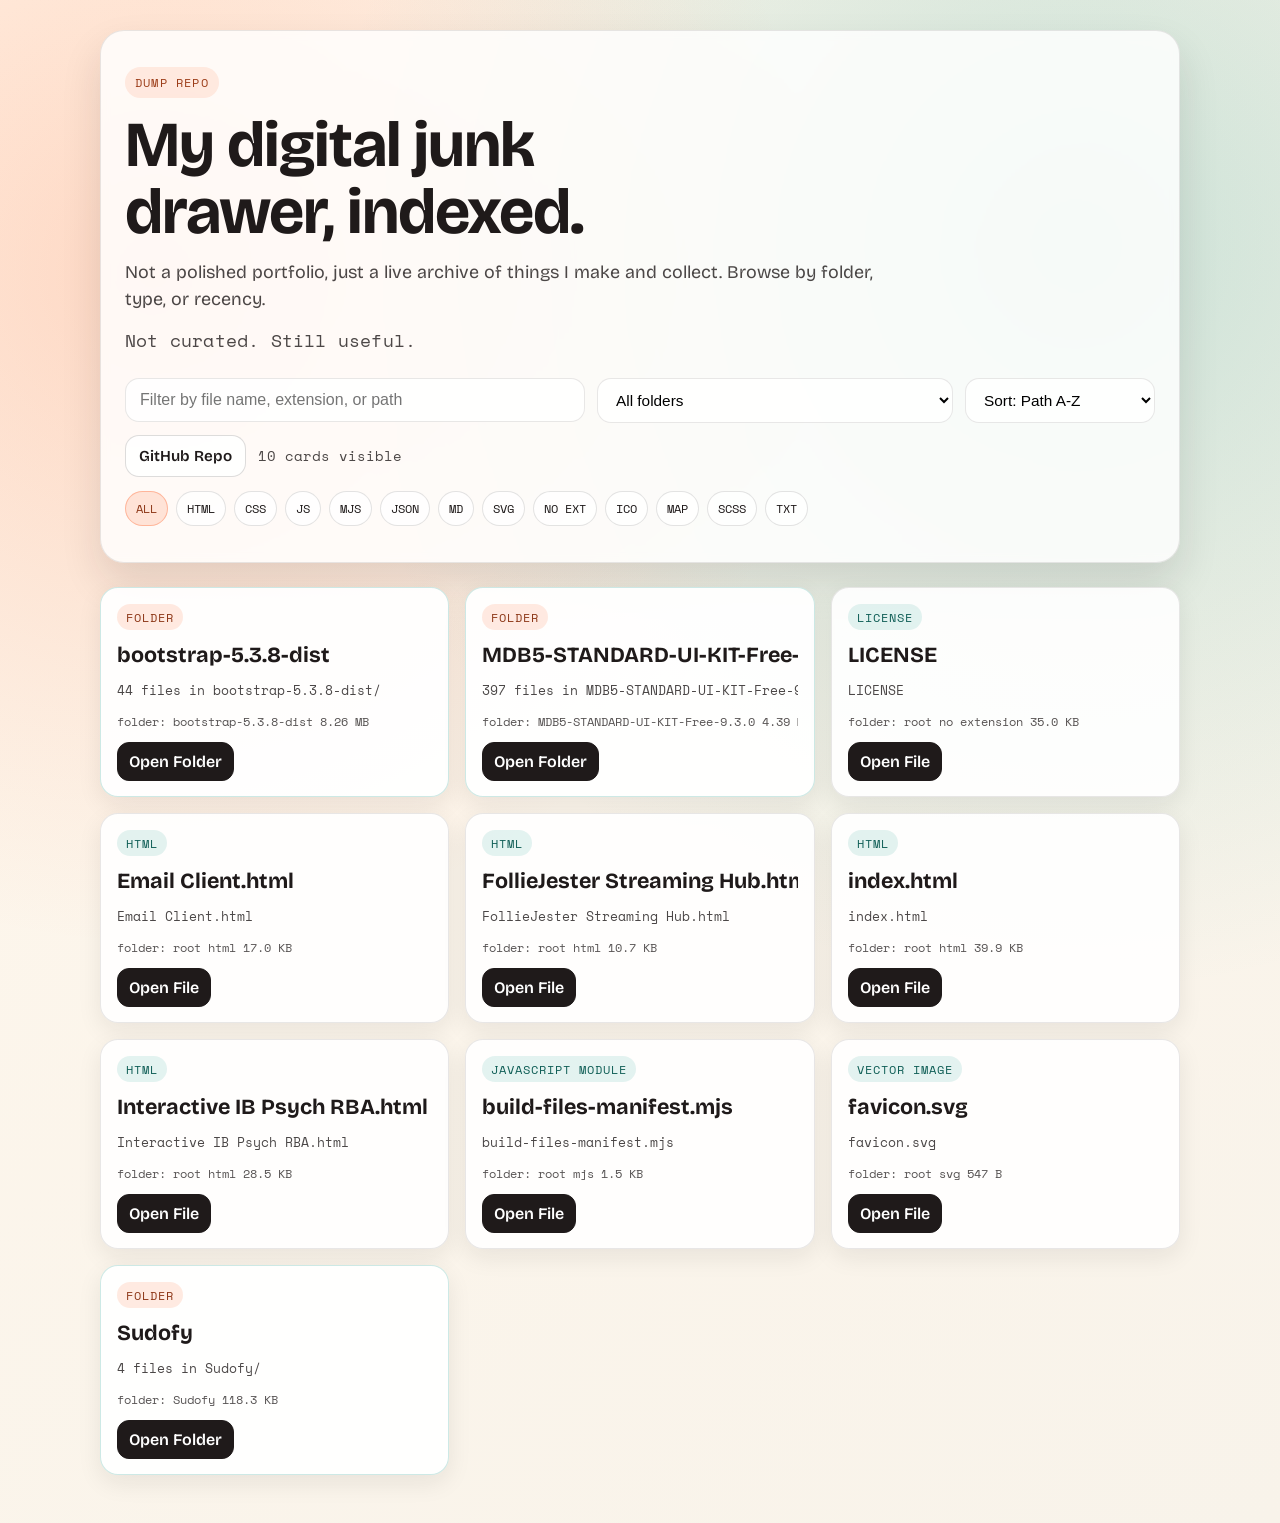
<file: index.html>
<!DOCTYPE html>
<html lang="en">
<head>
    <meta charset="UTF-8">
    <meta name="viewport" content="width=device-width, initial-scale=1.0">
    <title>Rexomi | Dump Repository Index</title>
    <link rel="icon" type="image/svg+xml" href="favicon.svg">
    <link rel="preconnect" href="https://fonts.googleapis.com">
    <link rel="preconnect" href="https://fonts.gstatic.com" crossorigin>
    <link href="https://fonts.googleapis.com/css2?family=Bricolage+Grotesque:wght@400;600;800&family=Space+Mono:wght@400;700&display=swap" rel="stylesheet">
    <style>
        :root {
            --ink: #1f1a1a;
            --paper: #fffaf3;
            --accent: #ff6b35;
            --accent-2: #1f9d8f;
            --card: rgba(255, 255, 255, 0.82);
            --ring: rgba(31, 26, 26, 0.1);
            --shadow: 0 20px 40px rgba(31, 26, 26, 0.12);
        }

        * {
            box-sizing: border-box;
            margin: 0;
            padding: 0;
        }

        body {
            min-height: 100vh;
            font-family: 'Bricolage Grotesque', sans-serif;
            color: var(--ink);
            background:
                radial-gradient(circle at 12% 18%, rgba(255, 107, 53, 0.22) 0%, rgba(255, 107, 53, 0) 40%),
                radial-gradient(circle at 84% 16%, rgba(31, 157, 143, 0.22) 0%, rgba(31, 157, 143, 0) 45%),
                linear-gradient(145deg, #fff7ec 0%, #f8f3ea 100%);
            overflow-x: hidden;
        }

        .grain {
            position: fixed;
            inset: 0;
            pointer-events: none;
            background-image: radial-gradient(rgba(31, 26, 26, 0.06) 0.6px, transparent 0.6px);
            background-size: 4px 4px;
            opacity: 0.3;
            z-index: 0;
        }

        .wrap {
            position: relative;
            z-index: 1;
            max-width: 1120px;
            margin: 0 auto;
            padding: 30px 20px 48px;
        }

        .hero {
            padding: 36px 24px;
            border: 1px solid var(--ring);
            border-radius: 24px;
            background: var(--card);
            backdrop-filter: blur(4px);
            box-shadow: var(--shadow);
            transform: translateY(12px);
            opacity: 0;
            animation: lift-in 700ms ease forwards;
        }

        .kicker {
            display: inline-block;
            font-family: 'Space Mono', monospace;
            text-transform: uppercase;
            letter-spacing: 1.2px;
            font-size: 0.78rem;
            padding: 6px 10px;
            background: rgba(255, 107, 53, 0.12);
            color: #9c3d19;
            border-radius: 999px;
        }

        h1 {
            margin-top: 14px;
            font-size: clamp(2rem, 6vw, 4rem);
            line-height: 1.04;
            letter-spacing: -1px;
            max-width: 14ch;
        }

        .hero p {
            margin-top: 14px;
            max-width: 65ch;
            font-size: clamp(0.98rem, 2vw, 1.12rem);
            line-height: 1.5;
            color: rgba(31, 26, 26, 0.8);
        }

        .tagline {
            margin-top: 10px;
            font-family: 'Space Mono', monospace;
            font-size: 0.84rem;
            letter-spacing: 0.2px;
            color: rgba(31, 26, 26, 0.68);
        }

        .toolbar {
            margin-top: 24px;
            display: flex;
            flex-wrap: wrap;
            gap: 12px;
            align-items: center;
        }

        .search {
            width: min(460px, 100%);
            border: 1px solid var(--ring);
            border-radius: 14px;
            padding: 12px 14px;
            font-size: 1rem;
            outline: none;
            background: rgba(255, 255, 255, 0.85);
            transition: border-color 180ms ease, box-shadow 180ms ease;
        }

        .search:focus {
            border-color: rgba(31, 157, 143, 0.65);
            box-shadow: 0 0 0 4px rgba(31, 157, 143, 0.15);
        }

        .meta {
            font-family: 'Space Mono', monospace;
            font-size: 0.85rem;
            opacity: 0.8;
        }

        .sort-filter {
            border: 1px solid var(--ring);
            border-radius: 14px;
            padding: 12px 14px;
            font-size: 0.96rem;
            outline: none;
            background: rgba(255, 255, 255, 0.85);
            min-width: 190px;
        }

        .sort-filter:focus {
            border-color: rgba(31, 157, 143, 0.65);
            box-shadow: 0 0 0 4px rgba(31, 157, 143, 0.15);
        }

        .folder-filter {
            border: 1px solid var(--ring);
            border-radius: 14px;
            padding: 12px 14px;
            font-size: 0.96rem;
            outline: none;
            background: rgba(255, 255, 255, 0.85);
            min-width: 180px;
            flex: 1 1 240px;
        }

        .folder-filter:focus {
            border-color: rgba(255, 107, 53, 0.65);
            box-shadow: 0 0 0 4px rgba(255, 107, 53, 0.15);
        }

        .repo-link {
            text-decoration: none;
            border: 1px solid rgba(31, 26, 26, 0.15);
            border-radius: 14px;
            padding: 11px 13px;
            font-size: 0.95rem;
            font-weight: 600;
            color: var(--ink);
            background: rgba(255, 255, 255, 0.85);
            transition: transform 160ms ease, box-shadow 160ms ease, background-color 160ms ease;
        }

        .repo-link:hover {
            transform: translateY(-2px);
            background: rgba(255, 107, 53, 0.14);
            box-shadow: 0 8px 18px rgba(31, 26, 26, 0.12);
        }

        .grid {
            margin-top: 24px;
            display: grid;
            grid-template-columns: repeat(12, 1fr);
            gap: 16px;
        }

        .type-chips {
            margin-top: 14px;
            display: flex;
            flex-wrap: wrap;
            gap: 8px;
        }

        .chip {
            border: 1px solid rgba(31, 26, 26, 0.12);
            background: rgba(255, 255, 255, 0.78);
            color: var(--ink);
            border-radius: 999px;
            padding: 7px 10px;
            font-size: 0.78rem;
            font-family: 'Space Mono', monospace;
            cursor: pointer;
            transition: transform 160ms ease, box-shadow 160ms ease, background-color 160ms ease;
        }

        .chip:hover {
            transform: translateY(-1px);
            box-shadow: 0 8px 18px rgba(31, 26, 26, 0.1);
        }

        .chip.active {
            background: rgba(255, 107, 53, 0.16);
            border-color: rgba(255, 107, 53, 0.38);
            color: #8d3717;
        }

        .card {
            grid-column: span 4;
            border-radius: 18px;
            border: 1px solid var(--ring);
            background: rgba(255, 255, 255, 0.9);
            box-shadow: 0 8px 24px rgba(31, 26, 26, 0.08);
            padding: 16px;
            display: flex;
            flex-direction: column;
            gap: 12px;
            height: 210px;
            overflow: hidden;
            transform: translateY(12px);
            opacity: 0;
            animation: lift-in 480ms ease forwards;
        }

        .card.hidden {
            display: none;
        }

        .card-type {
            font-family: 'Space Mono', monospace;
            font-size: 0.76rem;
            text-transform: uppercase;
            letter-spacing: 1px;
            width: fit-content;
            padding: 4px 9px;
            border-radius: 999px;
            background: rgba(31, 157, 143, 0.12);
            color: #0f5e56;
        }

        .card h2 {
            font-size: clamp(1.05rem, 2.6vw, 1.35rem);
            line-height: 1.25;
            word-break: break-word;
        }

        .project-card {
            grid-column: span 4;
            border-color: rgba(31, 157, 143, 0.22);
            background: rgba(255, 255, 255, 0.94);
            transition: transform 160ms ease, border-color 160ms ease, box-shadow 160ms ease;
        }

        .project-card:hover {
            border-color: rgba(31, 157, 143, 0.45);
            box-shadow: 0 12px 28px rgba(31, 26, 26, 0.12);
        }

        .project-card .card-type {
            background: rgba(255, 107, 53, 0.14);
            color: #8d3717;
        }

        .path {
            font-family: 'Space Mono', monospace;
            font-size: 0.8rem;
            opacity: 0.8;
            min-width: 0;
        }

        .facts {
            font-family: 'Space Mono', monospace;
            font-size: 0.76rem;
            opacity: 0.75;
            min-width: 0;
        }

        .swipe-line {
            display: block;
            max-width: 100%;
            overflow: hidden;
            white-space: nowrap;
        }

        .swipe-text {
            display: inline-block;
            min-width: max-content;
            will-change: transform;
        }

        .swipe-line.is-overflowing .swipe-text {
            animation: swipe-text var(--swipe-duration, 7s) ease-in-out 800ms infinite alternate;
        }

        @keyframes swipe-text {
            from {
                transform: translateX(0);
            }
            to {
                transform: translateX(calc(-1 * var(--swipe-distance, 0px)));
            }
        }

        .actions {
            margin-top: auto;
            display: flex;
            flex-wrap: wrap;
            gap: 10px;
        }

        .btn {
            text-decoration: none;
            border: 1px solid rgba(31, 26, 26, 0.15);
            border-radius: 12px;
            padding: 9px 11px;
            font: inherit;
            font-weight: 600;
            color: var(--ink);
            cursor: pointer;
            transition: transform 160ms ease, background-color 160ms ease, box-shadow 160ms ease;
        }

        .btn:hover {
            transform: translateY(-2px);
            box-shadow: 0 8px 18px rgba(31, 26, 26, 0.12);
        }

        .btn.primary {
            background: var(--ink);
            color: #fff;
            border-color: var(--ink);
        }

        .btn.primary:hover {
            background: #000;
        }

        .status {
            margin-top: 16px;
            padding: 12px;
            border-radius: 12px;
            border: 1px dashed var(--ring);
            font-family: 'Space Mono', monospace;
            font-size: 0.88rem;
            display: none;
        }

        .project-modal {
            position: fixed;
            inset: 0;
            z-index: 20;
            display: none;
            padding: 28px;
            background: rgba(255, 250, 243, 0.96);
            backdrop-filter: blur(8px);
        }

        .project-modal.open {
            display: block;
        }

        .project-modal-shell {
            height: 100%;
            max-width: 1120px;
            margin: 0 auto;
            display: flex;
            flex-direction: column;
            gap: 18px;
        }

        .project-modal-header {
            display: flex;
            align-items: flex-start;
            justify-content: space-between;
            gap: 16px;
            padding-bottom: 16px;
            border-bottom: 1px solid rgba(31, 26, 26, 0.12);
        }

        .project-modal-header h2 {
            font-size: clamp(1.8rem, 5vw, 3.4rem);
            line-height: 1.02;
        }

        .project-modal-meta {
            margin-top: 8px;
            font-family: 'Space Mono', monospace;
            font-size: 0.82rem;
            color: rgba(31, 26, 26, 0.68);
        }

        .modal-close {
            width: 44px;
            height: 44px;
            border: 1px solid rgba(31, 26, 26, 0.15);
            border-radius: 999px;
            color: var(--ink);
            background: rgba(255, 255, 255, 0.86);
            font-size: 1.6rem;
            line-height: 1;
            cursor: pointer;
            transition: transform 160ms ease, background-color 160ms ease;
        }

        .modal-close:hover {
            transform: translateY(-1px);
            background: rgba(255, 107, 53, 0.14);
        }

        .modal-search {
            width: 100%;
            border: 1px solid var(--ring);
            border-radius: 14px;
            padding: 12px 14px;
            font-size: 1rem;
            outline: none;
            background: rgba(255, 255, 255, 0.88);
        }

        .modal-file-list {
            display: grid;
            gap: 10px;
            overflow-y: auto;
            min-height: 0;
            padding-right: 6px;
            scrollbar-color: rgba(31, 157, 143, 0.55) rgba(31, 26, 26, 0.07);
            scrollbar-width: thin;
        }

        .modal-file-list::-webkit-scrollbar {
            width: 10px;
        }

        .modal-file-list::-webkit-scrollbar-track {
            border-radius: 999px;
            background: rgba(31, 26, 26, 0.07);
        }

        .modal-file-list::-webkit-scrollbar-thumb {
            border-radius: 999px;
            background: rgba(31, 157, 143, 0.5);
        }

        .modal-file {
            display: grid;
            grid-template-columns: minmax(0, 1fr) auto auto;
            align-items: center;
            gap: 14px;
            border: 1px solid rgba(31, 26, 26, 0.09);
            border-radius: 12px;
            padding: 12px 14px;
            color: var(--ink);
            background: rgba(255, 255, 255, 0.74);
            text-decoration: none;
            transition: background-color 160ms ease, transform 160ms ease, box-shadow 160ms ease;
        }

        .modal-file:hover {
            transform: translateY(-1px);
            background: rgba(31, 157, 143, 0.1);
            box-shadow: 0 8px 18px rgba(31, 26, 26, 0.08);
        }

        .modal-file-name {
            min-width: 0;
            overflow: hidden;
            text-overflow: ellipsis;
            white-space: nowrap;
            font-family: 'Space Mono', monospace;
            font-size: 0.88rem;
        }

        .modal-file-ext,
        .modal-file-size {
            font-family: 'Space Mono', monospace;
            font-size: 0.76rem;
            color: rgba(31, 26, 26, 0.62);
            text-transform: uppercase;
        }

        .modal-empty {
            padding: 16px;
            border: 1px dashed var(--ring);
            border-radius: 12px;
            font-family: 'Space Mono', monospace;
            font-size: 0.88rem;
            color: rgba(31, 26, 26, 0.68);
        }

        footer {
            margin-top: 24px;
            text-align: center;
            font-family: 'Space Mono', monospace;
            font-size: 0.8rem;
            opacity: 0.75;
        }

        @keyframes lift-in {
            from {
                transform: translateY(12px);
                opacity: 0;
            }
            to {
                transform: translateY(0);
                opacity: 1;
            }
        }

        @media (max-width: 980px) {
            .card {
                grid-column: span 6;
            }

            .project-card {
                grid-column: span 6;
            }
        }

        @media (max-width: 640px) {
            .wrap {
                padding: 18px 14px 34px;
            }

            .hero {
                padding: 24px 16px;
            }

            .card {
                grid-column: span 12;
            }

            .project-modal {
                padding: 18px 14px;
            }

            .modal-file {
                grid-template-columns: minmax(0, 1fr) auto;
            }

            .modal-file-size {
                display: none;
            }
        }
    </style>
</head>
<body>
    <div class="grain"></div>
    <div class="wrap">
        <header class="hero">
            <span class="kicker">Dump Repo</span>
            <h1>My digital junk drawer, indexed.</h1>
            <p>Not a polished portfolio, just a live archive of things I make and collect. Browse by folder, type, or recency.</p>
            <p class="tagline">Not curated. Still useful.</p>
            <div class="toolbar">
                <input id="search" class="search" type="search" placeholder="Filter by file name, extension, or path" aria-label="Filter content">
                <select id="folderFilter" class="folder-filter" aria-label="Filter by folder">
                    <option value="all">All folders</option>
                </select>
                <select id="sortFilter" class="sort-filter" aria-label="Sort files">
                    <option value="path-asc">Sort: Path A-Z</option>
                    <option value="name-asc">Sort: Name A-Z</option>
                    <option value="date-desc">Sort: Newest First</option>
                    <option value="size-desc">Sort: Largest First</option>
                    <option value="type-asc">Sort: Type A-Z</option>
                </select>
                <a class="repo-link" href="https://github.com/folliejester/dump" target="_blank" rel="noopener noreferrer">GitHub Repo</a>
                <span id="count" class="meta"></span>
            </div>
            <div id="typeChips" class="type-chips"></div>
        </header>

        <main class="grid" id="cards"></main>
        <div id="status" class="status"></div>

    </div>

    <div id="projectModal" class="project-modal" role="dialog" aria-modal="true" aria-labelledby="projectModalTitle" aria-hidden="true">
        <div class="project-modal-shell">
            <header class="project-modal-header">
                <div>
                    <span class="kicker">Folder</span>
                    <h2 id="projectModalTitle">Folder</h2>
                    <p id="projectModalMeta" class="project-modal-meta"></p>
                </div>
                <button id="projectModalClose" class="modal-close" type="button" aria-label="Close folder list">&times;</button>
            </header>
            <input id="projectModalSearch" class="modal-search" type="search" placeholder="Filter this folder" aria-label="Filter folder files">
            <div id="projectModalFiles" class="modal-file-list"></div>
        </div>
    </div>

    <script>
        const search = document.getElementById('search');
        const cardsRoot = document.getElementById('cards');
        const count = document.getElementById('count');
        const status = document.getElementById('status');
        const folderFilter = document.getElementById('folderFilter');
        const sortFilter = document.getElementById('sortFilter');
        const typeChips = document.getElementById('typeChips');
        const projectModal = document.getElementById('projectModal');
        const projectModalTitle = document.getElementById('projectModalTitle');
        const projectModalMeta = document.getElementById('projectModalMeta');
        const projectModalFiles = document.getElementById('projectModalFiles');
        const projectModalSearch = document.getElementById('projectModalSearch');
        const projectModalClose = document.getElementById('projectModalClose');
        let cards = [];
        let loadedFiles = [];
        let cardItems = [];
        let activeProject = null;
        let selectedType = 'all';

        function formatBytes(bytes) {
            if (typeof bytes !== 'number' || Number.isNaN(bytes)) return 'unknown size';
            if (bytes < 1024) return `${bytes} B`;
            if (bytes < 1024 * 1024) return `${(bytes / 1024).toFixed(1)} KB`;
            return `${(bytes / (1024 * 1024)).toFixed(2)} MB`;
        }

        function categoryFromExt(ext) {
            const map = {
                // Folder
                folder: 'Folder',
                        
                // Web / Frontend
                html: 'HTML',
                htm: 'HTML',
                css: 'CSS',
                scss: 'Sass',
                sass: 'Sass',
                less: 'Less',
                js: 'JavaScript',
                mjs: 'JavaScript Module',
                cjs: 'CommonJS',
                ts: 'TypeScript',
                jsx: 'React JSX',
                tsx: 'React TSX',
                vue: 'Vue',
                svelte: 'Svelte',
                        
                // Backend / General Code
                py: 'Python',
                java: 'Java',
                class: 'Java Bytecode',
                jar: 'Java Archive',
                c: 'C',
                h: 'C Header',
                cpp: 'C++',
                hpp: 'C++ Header',
                cs: 'C#',
                go: 'Go',
                rs: 'Rust',
                php: 'PHP',
                rb: 'Ruby',
                swift: 'Swift',
                kt: 'Kotlin',
                dart: 'Dart',
                scala: 'Scala',
                        
                // Shell / Scripts
                sh: 'Shell Script',
                bash: 'Bash Script',
                zsh: 'Zsh Script',
                fish: 'Fish Script',
                ps1: 'PowerShell',
                bat: 'Batch Script',
                cmd: 'Command Script',
                        
                // Data / Config
                json: 'JSON',
                jsonc: 'JSONC',
                yaml: 'YAML',
                yml: 'YAML',
                xml: 'XML',
                toml: 'TOML',
                ini: 'INI',
                conf: 'Config',
                config: 'Config',
                env: 'Environment',
                properties: 'Properties',
                        
                // Docs
                md: 'Markdown',
                txt: 'Text',
                rtf: 'Rich Text',
                pdf: 'PDF',
                doc: 'Word',
                docx: 'Word',
                odt: 'OpenDocument Text',
                xls: 'Excel',
                xlsx: 'Excel',
                ods: 'OpenDocument Spreadsheet',
                ppt: 'PowerPoint',
                pptx: 'PowerPoint',
                odp: 'OpenDocument Presentation',
                        
                // Images
                png: 'Image',
                jpg: 'Image',
                jpeg: 'Image',
                gif: 'Image',
                svg: 'Vector Image',
                webp: 'Image',
                bmp: 'Bitmap',
                tiff: 'TIFF',
                ico: 'Icon',
                avif: 'Image',
                heic: 'Image',
                        
                // Audio
                mp3: 'Audio',
                wav: 'Audio',
                ogg: 'Audio',
                flac: 'Audio',
                aac: 'Audio',
                m4a: 'Audio',
                        
                // Video
                mp4: 'Video',
                mkv: 'Video',
                avi: 'Video',
                mov: 'Video',
                webm: 'Video',
                flv: 'Video',
                        
                // Archives
                zip: 'Archive',
                rar: 'Archive',
                '7z': 'Archive',
                tar: 'Archive',
                gz: 'Gzip',
                bz2: 'Bzip2',
                xz: 'XZ',
                iso: 'Disk Image',
                        
                // Databases
                db: 'Database',
                sqlite: 'SQLite',
                sqlite3: 'SQLite',
                sql: 'SQL',
                        
                // Fonts
                ttf: 'Font',
                otf: 'Font',
                woff: 'Font',
                woff2: 'Font',
                        
                // Dev / Tooling
                dockerfile: 'Docker',
                makefile: 'Makefile',
                gradle: 'Gradle',
                npmignore: 'NPM Config',
                gitignore: 'Git Config',
                gitattributes: 'Git Config',
                lock: 'Lock File',
                        
                // Logs / Misc
                log: 'Log',
                tmp: 'Temp',
                bak: 'Backup',
                cache: 'Cache',
                dat: 'Data',
                bin: 'Binary',
                        
                // Special
                license: 'License',
                readme: 'Readme'
            };
            return map[ext] || 'File';
        }

        function escapeHtml(value) {
            return String(value || '').replace(/[&<>"']/g, (character) => ({
                '&': '&amp;',
                '<': '&lt;',
                '>': '&gt;',
                '"': '&quot;',
                "'": '&#39;'
            }[character]));
        }

        function swipeLine(value) {
            return `<span class="swipe-line"><span class="swipe-text">${escapeHtml(value)}</span></span>`;
        }

        function pathToHref(filePath) {
            return String(filePath || '').split('/').map((segment) => encodeURIComponent(segment)).join('/');
        }

        function getProjectFolder(file) {
            const filePath = file.path || '';
            if (!filePath.includes('/')) return 'root';
            return filePath.split('/')[0] || 'root';
        }

        function getTypeKeys(files) {
            return [...new Set(files.map((file) => ((file.ext || '').toLowerCase() || 'none')))].sort((a, b) => a.localeCompare(b));
        }

        function getProjectFileLabel(project, file) {
            const prefix = `${project.folder}/`;
            return file.path.startsWith(prefix) ? file.path.slice(prefix.length) : file.path;
        }

        function pickProjectEntry(files) {
            const sorted = [...files].sort((a, b) => a.path.localeCompare(b.path));
            const htmlFiles = sorted.filter((file) => ['html', 'htm'].includes((file.ext || '').toLowerCase()));
            const preferred = htmlFiles.find((file) => file.name.toLowerCase() === 'index.html');
            return preferred || htmlFiles[0] || sorted[0];
        }

        function groupFilesIntoCards(files) {
            const rootCards = [];
            const projectMap = new Map();

            files.forEach((file) => {
                const projectFolder = getProjectFolder(file);

                if (projectFolder === 'root') {
                    rootCards.push({
                        ...file,
                        kind: 'file',
                        files: [file],
                        typeKeys: [((file.ext || '').toLowerCase() || 'none')]
                    });
                    return;
                }

                if (!projectMap.has(projectFolder)) {
                    projectMap.set(projectFolder, {
                        kind: 'project',
                        name: projectFolder,
                        path: `${projectFolder}/`,
                        folder: projectFolder,
                        ext: 'folder',
                        size: 0,
                        files: []
                    });
                }

                const project = projectMap.get(projectFolder);
                project.files.push(file);
                project.size += file.size || 0;
            });

            const projectCards = [...projectMap.values()].map((project) => {
                const filesInProject = [...project.files].sort((a, b) => a.path.localeCompare(b.path));
                const entry = pickProjectEntry(filesInProject);

                return {
                    ...project,
                    files: filesInProject,
                    entry,
                    typeKeys: getTypeKeys(filesInProject)
                };
            });

            return [...rootCards, ...projectCards];
        }

        function createCard(file, index) {
            if (file.kind === 'project') return createProjectCard(file, index);

            const article = document.createElement('article');
            article.className = 'card';
            article.style.animationDelay = `${Math.min(index * 45, 450)}ms`;

            const ext = (file.ext || '').toLowerCase();
            const category = categoryFromExt(ext || file.name.toLowerCase());
            const href = pathToHref(file.path);
            const folder = file.folder || 'root';
            const tags = `${file.name} ${file.path} ${folder} ${ext} ${category}`.toLowerCase();
            const typeKey = ext || 'none';

            article.dataset.tags = tags;
            article.dataset.folder = folder;
            article.dataset.type = typeKey;
            article.dataset.types = typeKey;
            article.innerHTML = `
                <span class="card-type">${escapeHtml(category)}</span>
                <h2>${swipeLine(file.name)}</h2>
                <p class="path">${swipeLine(file.path)}</p>
                <div class="facts">
                    ${swipeLine(`folder: ${folder} ${ext || 'no extension'} ${formatBytes(file.size)}`)}
                </div>
                <div class="actions">
                    <a class="btn primary" href="${href}" target="_blank" rel="noopener noreferrer">Open File</a>
                </div>
            `;

            return article;
        }

        function createProjectCard(project, index) {
            const article = document.createElement('article');
            article.className = 'card project-card';
            article.style.animationDelay = `${Math.min(index * 45, 450)}ms`;

            const typeKeys = project.typeKeys || getTypeKeys(project.files);
            const tags = [
                project.name,
                project.path,
                project.folder,
                'project',
                ...project.files.flatMap((file) => [file.name, file.path, file.ext || 'none'])
            ].join(' ').toLowerCase();

            article.dataset.tags = tags;
            article.dataset.folder = project.folder;
            article.dataset.type = 'folder';
            article.dataset.types = typeKeys.join(' ');
            article.innerHTML = `
                <span class="card-type">Folder</span>
                <h2>${swipeLine(project.name)}</h2>
                <p class="path">${swipeLine(`${project.files.length} file${project.files.length === 1 ? '' : 's'} in ${project.path}`)}</p>
                <div class="facts">
                    ${swipeLine(`folder: ${project.folder} ${formatBytes(project.size)}`)}
                </div>
                <div class="actions">
                    <button class="btn primary" type="button">Open Folder</button>
                </div>
            `;
            article.querySelector('button').addEventListener('click', () => openProjectModal(project));

            return article;
        }

        function renderProjectModalFiles(project, query = '') {
            const normalizedQuery = query.toLowerCase().trim();
            const files = project.files.filter((file) => {
                const label = getProjectFileLabel(project, file);
                const tags = `${label} ${file.name} ${file.path} ${file.ext || 'none'}`.toLowerCase();
                return tags.includes(normalizedQuery);
            });

            if (files.length === 0) {
                projectModalFiles.innerHTML = '<p class="modal-empty">No files match this filter.</p>';
                return;
            }

            projectModalFiles.innerHTML = files.map((file) => {
                const label = getProjectFileLabel(project, file);
                return `
                    <a class="modal-file" href="${pathToHref(file.path)}" target="_blank" rel="noopener noreferrer">
                        <span class="modal-file-name">${escapeHtml(label)}</span>
                        <span class="modal-file-ext">${escapeHtml(file.ext || 'file')}</span>
                        <span class="modal-file-size">${formatBytes(file.size)}</span>
                    </a>
                `;
            }).join('');
        }

        function openProjectModal(project) {
            activeProject = project;
            projectModalTitle.textContent = project.name;
            projectModalMeta.textContent = `${project.files.length} file${project.files.length === 1 ? '' : 's'} in ${project.path} - ${formatBytes(project.size)}`;
            projectModalSearch.value = '';
            renderProjectModalFiles(project);
            projectModal.classList.add('open');
            projectModal.setAttribute('aria-hidden', 'false');
            document.body.style.overflow = 'hidden';
            projectModalSearch.focus();
        }

        function closeProjectModal() {
            activeProject = null;
            projectModal.classList.remove('open');
            projectModal.setAttribute('aria-hidden', 'true');
            document.body.style.overflow = '';
        }

        function refreshSwipingText(scope = document) {
            scope.querySelectorAll('.swipe-line').forEach((line) => {
                const text = line.querySelector('.swipe-text');
                if (!text) return;

                line.classList.remove('is-overflowing');
                line.style.removeProperty('--swipe-distance');
                line.style.removeProperty('--swipe-duration');

                const distance = Math.ceil(text.scrollWidth - line.clientWidth);
                if (distance <= 2) return;

                line.style.setProperty('--swipe-distance', `${distance}px`);
                line.style.setProperty('--swipe-duration', `${Math.min(Math.max(distance / 18, 5), 12)}s`);
                line.classList.add('is-overflowing');
            });
        }

        function updateFilter() {
            const query = search.value.toLowerCase().trim();
            const selectedFolder = folderFilter.value;
            let visible = 0;

            cards.forEach((card) => {
                const queryMatch = card.dataset.tags.includes(query);
                const folderMatch = selectedFolder === 'all' || card.dataset.folder === selectedFolder;
                const typeMatch = selectedType === 'all' || (card.dataset.types || card.dataset.type || '').split(' ').includes(selectedType);
                const show = queryMatch && folderMatch && typeMatch;
                card.classList.toggle('hidden', !show);
                if (show) visible += 1;
            });

            count.textContent = `${visible} card${visible === 1 ? '' : 's'} visible`;
            if (visible === 0) {
                status.style.display = 'block';
                status.textContent = 'No matches found. Try a different filter.';
            } else if (status.dataset.mode === 'filter') {
                status.style.display = 'none';
            }
            status.dataset.mode = visible === 0 ? 'filter' : '';
            requestAnimationFrame(() => refreshSwipingText(cardsRoot));
        }

        function sortFiles(files, mode) {
            return [...files].sort((a, b) => {
                if (mode === 'name-asc') {
                    return a.name.localeCompare(b.name);
                }

                if (mode === 'date-desc') {
                    return new Date(b.modified).getTime() - new Date(a.modified).getTime();
                }

                if (mode === 'size-desc') {
                    return (b.size || 0) - (a.size || 0);
                }

                if (mode === 'type-asc') {
                    const extA = (a.ext || '').toLowerCase();
                    const extB = (b.ext || '').toLowerCase();
                    if (extA !== extB) return extA.localeCompare(extB);
                    return a.path.localeCompare(b.path);
                }

                const folderA = (a.folder || 'root').toLowerCase();
                const folderB = (b.folder || 'root').toLowerCase();
                if (folderA !== folderB) return folderA.localeCompare(folderB);
                const extA = (a.ext || '').toLowerCase();
                const extB = (b.ext || '').toLowerCase();
                if (extA !== extB) return extA.localeCompare(extB);
                return a.path.localeCompare(b.path);
            });
        }

        function hydrateTypeChips(files) {
            const typeSet = new Set(files.map((file) => ((file.ext || '').toLowerCase() || 'none')));
            const preferred = ['all', 'html', 'css', 'js', 'mjs', 'json', 'md', 'svg', 'none'];
            const dynamic = [...typeSet].sort((a, b) => a.localeCompare(b));
            const order = [...new Set([...preferred, ...dynamic])];

            typeChips.innerHTML = '';
            order.forEach((type) => {
                if (type !== 'all' && !typeSet.has(type)) return;

                const chip = document.createElement('button');
                chip.type = 'button';
                chip.className = `chip${type === selectedType ? ' active' : ''}`;
                chip.dataset.type = type;
                chip.textContent = type === 'none' ? 'NO EXT' : type.toUpperCase();
                chip.addEventListener('click', () => {
                    selectedType = type;
                    document.querySelectorAll('.chip').forEach((node) => node.classList.remove('active'));
                    chip.classList.add('active');
                    updateFilter();
                });
                typeChips.appendChild(chip);
            });
        }

        function renderCards() {
            const sorted = sortFiles(cardItems, sortFilter.value);
            cardsRoot.innerHTML = '';
            cards = sorted.map((file, index) => createCard(file, index));
            cards.forEach((card) => cardsRoot.appendChild(card));
            updateFilter();
        }

        function hydrateFolderFilter(files) {
            const folderSet = new Set(files.map((file) => file.folder || 'root'));
            const folders = [...folderSet].sort((a, b) => a.localeCompare(b));

            folderFilter.innerHTML = '<option value="all">All folders</option>';
            folders.forEach((folder) => {
                const option = document.createElement('option');
                option.value = folder;
                option.textContent = folder;
                folderFilter.appendChild(option);
            });
        }

        async function loadManifest() {
            try {
                const response = await fetch('files.json', { cache: 'no-store' });
                if (!response.ok) throw new Error('manifest not found');
                const manifest = await response.json();
                loadedFiles = (manifest.files || []).filter((f) => f.path !== 'files.json');
                cardItems = groupFilesIntoCards(loadedFiles);

                hydrateFolderFilter(cardItems);
                hydrateTypeChips(loadedFiles);
                renderCards();

                search.addEventListener('input', updateFilter);
                folderFilter.addEventListener('change', updateFilter);
                sortFilter.addEventListener('change', renderCards);

            } catch (error) {
                status.style.display = 'block';
                status.textContent = 'Could not load files.json. Run node build-files-manifest.mjs to generate it.';
                count.textContent = '0 items visible';
            }
        }

        projectModalClose.addEventListener('click', closeProjectModal);
        projectModal.addEventListener('click', (event) => {
            if (event.target === projectModal) closeProjectModal();
        });
        projectModalSearch.addEventListener('input', () => {
            if (activeProject) renderProjectModalFiles(activeProject, projectModalSearch.value);
        });
        window.addEventListener('resize', () => refreshSwipingText(cardsRoot));
        if (document.fonts) {
            document.fonts.ready.then(() => refreshSwipingText(cardsRoot));
        }
        document.addEventListener('keydown', (event) => {
            if (event.key === 'Escape' && projectModal.classList.contains('open')) {
                closeProjectModal();
            }
        });

        loadManifest();
    </script>
</body>
</html>
</file>
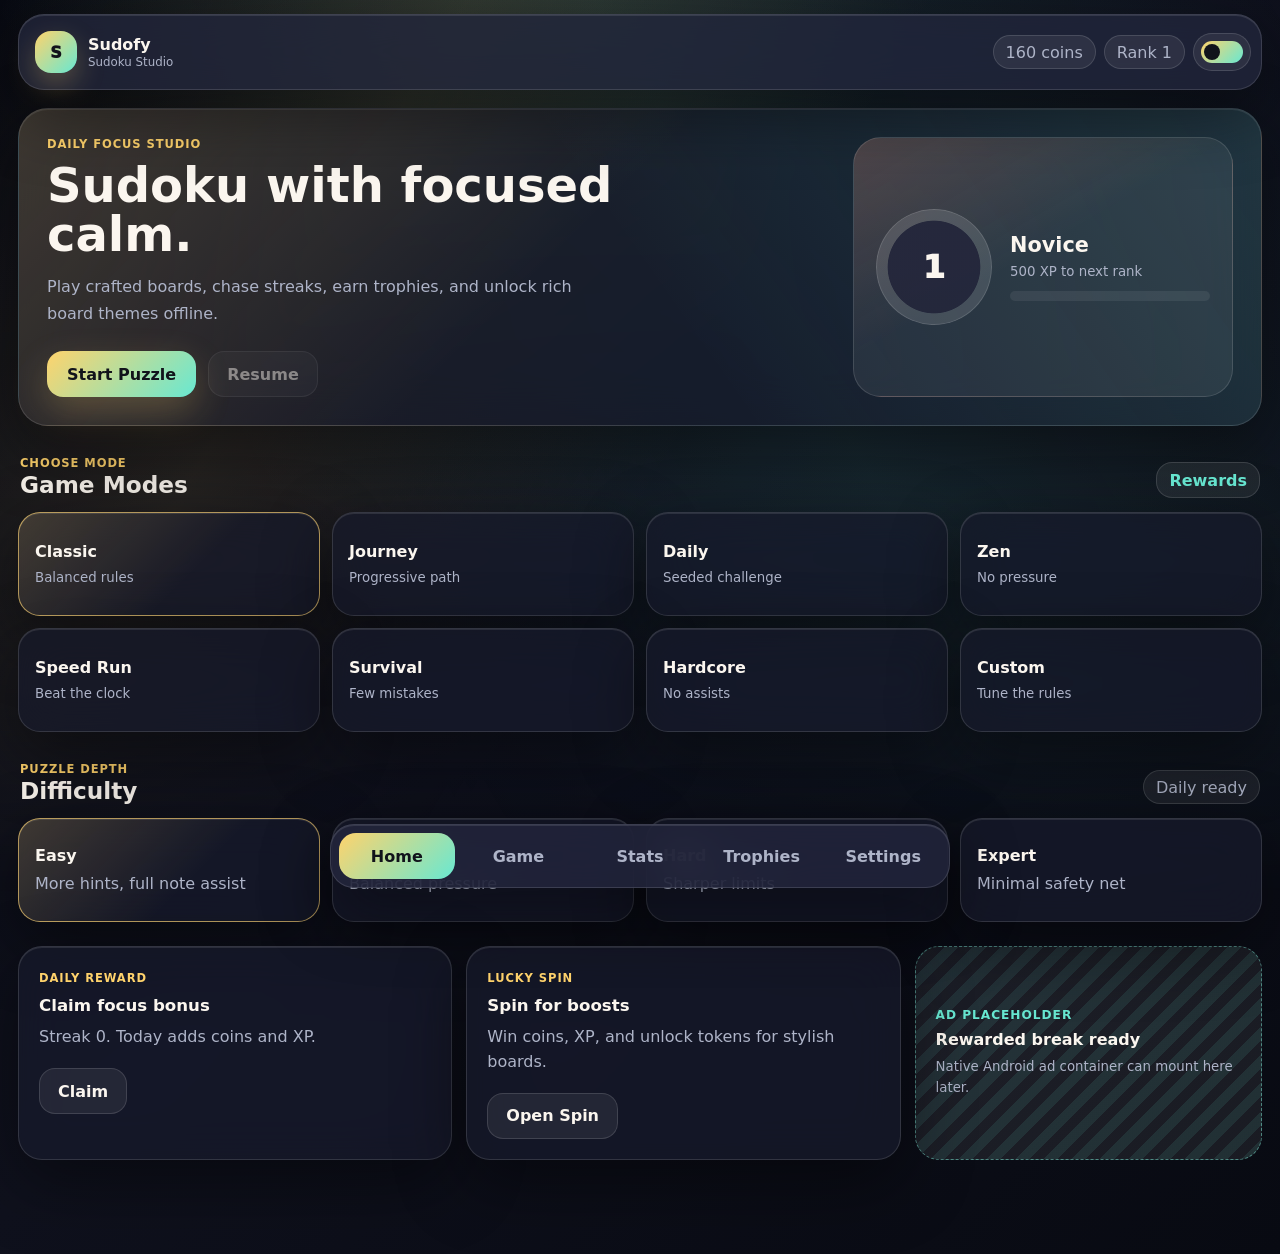
<file: Sudofy/index.html>
<!DOCTYPE html>
<html lang="en" data-theme="dark" data-skin="royal">
<head>
  <meta charset="UTF-8">
  <meta name="viewport" content="width=device-width, initial-scale=1.0, viewport-fit=cover">
  <meta name="theme-color" content="#0b0d18">
  <title>Sudofy Sudoku</title>
  <link rel="stylesheet" href="style.css">
</head>
<body>
  <div class="app-shell">
    <div class="backdrop-texture" aria-hidden="true"></div>

    <header class="top-bar">
      <button class="brand-button" data-nav="home" aria-label="Sudofy home">
        <span class="brand-mark">S</span>
        <span>
          <strong>Sudofy</strong>
          <small>Sudoku Studio</small>
        </span>
      </button>

      <div class="top-status">
        <span class="status-pill" id="coinPill">0 coins</span>
        <span class="status-pill" id="rankPill">Rank 1</span>
        <button class="theme-switch" id="themeToggle" aria-label="Switch theme">
          <span class="theme-switch-track">
            <span class="theme-switch-knob"></span>
          </span>
        </button>
      </div>
    </header>

    <main class="screen-stack">
      <section class="screen active" id="homeScreen" data-screen="home">
        <div class="hero-panel">
          <div class="hero-copy">
            <span class="eyebrow">Daily focus studio</span>
            <h1>Sudoku with focused calm.</h1>
            <p>Play crafted boards, chase streaks, earn trophies, and unlock rich board themes offline.</p>
            <div class="hero-actions">
              <button class="primary-action" id="startGameBtn">Start Puzzle</button>
              <button class="secondary-action" id="resumeGameBtn">Resume</button>
            </div>
          </div>
          <div class="rank-card">
            <div class="rank-ring" id="rankRing">
              <span id="rankLevel">1</span>
            </div>
            <div>
              <strong id="rankTitle">Novice</strong>
              <small id="rankProgressText">0 XP to next rank</small>
              <div class="meter">
                <span id="rankMeter"></span>
              </div>
            </div>
          </div>
        </div>

        <div class="section-heading">
          <div>
            <span class="eyebrow">Choose mode</span>
            <h2>Game Modes</h2>
          </div>
          <button class="text-button" data-nav="shop">Rewards</button>
        </div>

        <div class="mode-grid" id="modeGrid">
          <button class="mode-card active" data-mode="classic">
            <span>Classic</span>
            <small>Balanced rules</small>
          </button>
          <button class="mode-card" data-mode="journey">
            <span>Journey</span>
            <small>Progressive path</small>
          </button>
          <button class="mode-card" data-mode="daily">
            <span>Daily</span>
            <small>Seeded challenge</small>
          </button>
          <button class="mode-card" data-mode="zen">
            <span>Zen</span>
            <small>No pressure</small>
          </button>
          <button class="mode-card" data-mode="speed">
            <span>Speed Run</span>
            <small>Beat the clock</small>
          </button>
          <button class="mode-card" data-mode="survival">
            <span>Survival</span>
            <small>Few mistakes</small>
          </button>
          <button class="mode-card" data-mode="hardcore">
            <span>Hardcore</span>
            <small>No assists</small>
          </button>
          <button class="mode-card" data-mode="custom">
            <span>Custom</span>
            <small>Tune the rules</small>
          </button>
        </div>

        <div class="section-heading">
          <div>
            <span class="eyebrow">Puzzle depth</span>
            <h2>Difficulty</h2>
          </div>
          <span class="mini-stat" id="dailyStatus">Daily ready</span>
        </div>

        <div class="difficulty-grid" id="difficultyGrid">
          <button class="difficulty-card active" data-difficulty="easy">
            <strong>Easy</strong>
            <span>More hints, full note assist</span>
          </button>
          <button class="difficulty-card" data-difficulty="medium">
            <strong>Medium</strong>
            <span>Balanced pressure</span>
          </button>
          <button class="difficulty-card" data-difficulty="hard">
            <strong>Hard</strong>
            <span>Sharper limits</span>
          </button>
          <button class="difficulty-card" data-difficulty="expert">
            <strong>Expert</strong>
            <span>Minimal safety net</span>
          </button>
        </div>

        <div class="custom-panel hidden" id="customPanel">
          <label>
            <span>Clues</span>
            <input type="range" id="customClues" min="24" max="52" value="36">
          </label>
          <label>
            <span>Hints</span>
            <input type="range" id="customHints" min="0" max="9" value="4">
          </label>
          <label>
            <span>Mistakes</span>
            <input type="range" id="customMistakes" min="1" max="9" value="4">
          </label>
          <label>
            <span>Undo</span>
            <input type="range" id="customUndo" min="0" max="90" value="45">
          </label>
        </div>

        <div class="home-widgets">
          <article class="reward-card">
            <span class="eyebrow">Daily reward</span>
            <h3 id="rewardTitle">Claim focus bonus</h3>
            <p id="rewardCopy">Coins, XP, and streak energy refresh every day.</p>
            <button class="secondary-action" id="dailyRewardBtn">Claim</button>
          </article>
          <article class="reward-card">
            <span class="eyebrow">Lucky spin</span>
            <h3>Spin for boosts</h3>
            <p>Win coins, XP, and unlock tokens for stylish boards.</p>
            <button class="secondary-action" id="openSpinBtn">Open Spin</button>
          </article>
          <article class="ad-slot">
            <span>Ad Placeholder</span>
            <strong>Rewarded break ready</strong>
            <small>Native Android ad container can mount here later.</small>
          </article>
        </div>
      </section>

      <section class="screen game-screen" id="gameScreen" data-screen="game">
        <div class="game-layout">
          <aside class="game-panel rule-panel">
            <span class="eyebrow">Current rules</span>
            <h2 id="gameModeTitle">Classic Easy</h2>
            <div class="rule-list" id="ruleList"></div>
            <div class="ad-slot compact">
              <span>Ad Placeholder</span>
              <small>In-game banner slot</small>
            </div>
          </aside>

          <section class="play-surface">
            <div class="hud">
              <button class="icon-action" id="backHomeBtn" aria-label="Back to home">Home</button>
              <div class="hud-center">
                <strong id="timerText">00:00</strong>
                <small id="gameSubline">Easy Classic</small>
              </div>
              <button class="icon-action" id="pauseBtn" aria-label="Pause game">Pause</button>
            </div>

            <div class="sudoku-wrap">
              <div class="sudoku-board" id="sudokuBoard" role="grid" aria-label="Sudoku board"></div>
            </div>

            <div class="tool-row">
              <button class="tool-button" id="undoBtn">Undo <span id="undoLeft">0</span></button>
              <button class="tool-button" id="redoBtn">Redo</button>
              <button class="tool-button" id="noteBtn">Notes</button>
              <button class="tool-button" id="eraserBtn">Erase</button>
              <button class="tool-button accent" id="hintBtn">Hint <span id="hintLeft">0</span></button>
            </div>

            <div class="number-pad" id="numberPad" aria-label="Number pad"></div>
          </section>

          <aside class="game-panel progress-panel">
            <span class="eyebrow">Progress</span>
            <div class="progress-stack">
              <div>
                <small>Mistakes</small>
                <strong id="mistakeText">0 / 0</strong>
              </div>
              <div>
                <small>Hints</small>
                <strong id="hintText">0 / 0</strong>
              </div>
              <div>
                <small>Streak</small>
                <strong id="streakText">0</strong>
              </div>
            </div>
            <div class="completion-list" id="completionList"></div>
          </aside>
        </div>
      </section>

      <section class="screen" id="statsScreen" data-screen="stats">
        <div class="section-heading first">
          <div>
            <span class="eyebrow">Performance room</span>
            <h2>Statistics</h2>
          </div>
          <span class="mini-stat" id="winRatePill">0% win rate</span>
        </div>

        <div class="stats-grid">
          <article class="stat-card"><span>Total Games</span><strong id="statGames">0</strong></article>
          <article class="stat-card"><span>Total Wins</span><strong id="statWins">0</strong></article>
          <article class="stat-card"><span>Best Time</span><strong id="statBest">--</strong></article>
          <article class="stat-card"><span>Average Solve</span><strong id="statAvg">--</strong></article>
          <article class="stat-card"><span>No-Hint Best</span><strong id="statNoHint">--</strong></article>
          <article class="stat-card"><span>Perfect Games</span><strong id="statPerfect">0</strong></article>
          <article class="stat-card"><span>Daily Wins</span><strong id="statDaily">0</strong></article>
          <article class="stat-card"><span>Total Play Time</span><strong id="statPlayTime">--</strong></article>
        </div>

        <div class="charts-grid">
          <article class="chart-card">
            <h3>Weekly Graph</h3>
            <div class="bar-chart" id="weeklyChart"></div>
          </article>
          <article class="chart-card">
            <h3>Monthly Graph</h3>
            <div class="micro-chart" id="monthlyChart"></div>
          </article>
          <article class="chart-card">
            <h3>Difficulty Completion</h3>
            <div class="difficulty-chart" id="difficultyChart"></div>
          </article>
          <article class="chart-card">
            <h3>Best Time Progress</h3>
            <div class="line-chart" id="bestTimeChart"></div>
          </article>
          <article class="chart-card ratio-card">
            <h3>Win / Loss Ratio</h3>
            <div class="ratio-donut" id="ratioDonut"><span id="ratioLabel">0%</span></div>
          </article>
          <article class="chart-card">
            <h3>Streak History</h3>
            <div class="bar-chart compact-bars" id="streakChart"></div>
          </article>
        </div>
      </section>

      <section class="screen" id="trophyScreen" data-screen="trophies">
        <div class="section-heading first">
          <div>
            <span class="eyebrow">Achievement hall</span>
            <h2>Trophies</h2>
          </div>
          <span class="mini-stat" id="trophyPill">0 unlocked</span>
        </div>
        <div class="achievement-grid" id="achievementGrid"></div>
      </section>

      <section class="screen" id="shopScreen" data-screen="shop">
        <div class="section-heading first">
          <div>
            <span class="eyebrow">Reward lounge</span>
            <h2>Shop and Rewards</h2>
          </div>
          <span class="mini-stat" id="shopCoinPill">0 coins</span>
        </div>

        <div class="shop-layout">
          <article class="spin-card">
            <div class="spin-wheel" id="spinWheel">
              <span>XP</span>
              <span>Coins</span>
              <span>Skin</span>
              <span>Bonus</span>
            </div>
            <button class="primary-action" id="spinBtn">Spin</button>
            <small id="spinStatus">One free spin daily.</small>
          </article>

          <div class="shop-grid" id="shopGrid"></div>
        </div>
      </section>

      <section class="screen" id="settingsScreen" data-screen="settings">
        <div class="section-heading first">
          <div>
            <span class="eyebrow">Control room</span>
            <h2>Settings</h2>
          </div>
        </div>

        <div class="settings-list">
          <label class="setting-row">
            <span><strong>Sound</strong><small>Soft taps and win tones</small></span>
            <input type="checkbox" data-setting="sound">
          </label>
          <label class="setting-row">
            <span><strong>Vibration</strong><small>Uses Android vibration when available</small></span>
            <input type="checkbox" data-setting="vibration">
          </label>
          <label class="setting-row">
            <span><strong>Dark Mode</strong><small>Luxury gaming palette</small></span>
            <input type="checkbox" data-setting="darkMode">
          </label>
          <label class="setting-row">
            <span><strong>Left-Hand Mode</strong><small>Rebalances game controls</small></span>
            <input type="checkbox" data-setting="leftHand">
          </label>
          <label class="setting-row">
            <span><strong>Accessibility Mode</strong><small>Larger cells and stronger contrast</small></span>
            <input type="checkbox" data-setting="accessibility">
          </label>
          <label class="setting-row">
            <span><strong>Battery Saver</strong><small>Reduces animation intensity</small></span>
            <input type="checkbox" data-setting="batterySaver">
          </label>
          <button class="danger-action" id="resetBtn">Reset Progress</button>
        </div>
      </section>
    </main>

    <nav class="bottom-nav" aria-label="Main navigation">
      <button class="active" data-nav="home">Home</button>
      <button data-nav="game">Game</button>
      <button data-nav="stats">Stats</button>
      <button data-nav="trophies">Trophies</button>
      <button data-nav="settings">Settings</button>
    </nav>
  </div>

  <div class="toast-layer" id="toastLayer" aria-live="polite"></div>
  <div class="modal-layer hidden" id="modalLayer" role="dialog" aria-modal="true"></div>

  <script src="script.js"></script>
</body>
</html>
</file>
<file: Sudofy/style.css>
:root {
  color-scheme: dark;
  --font: Inter, ui-sans-serif, system-ui, -apple-system, BlinkMacSystemFont, "Segoe UI", sans-serif;
  --radius-xl: 30px;
  --radius-lg: 22px;
  --radius-md: 16px;
  --radius-sm: 12px;
  --nav-height: 76px;
  --safe-top: env(safe-area-inset-top, 0px);
  --safe-bottom: env(safe-area-inset-bottom, 0px);
  --ease: cubic-bezier(.22, 1, .36, 1);
  --speed: 220ms;
}

[data-theme="dark"] {
  color-scheme: dark;
  --bg: #080a12;
  --bg-deep: #0f111d;
  --surface: rgba(23, 26, 42, .74);
  --surface-strong: rgba(34, 37, 58, .92);
  --surface-soft: rgba(255, 255, 255, .07);
  --line: rgba(255, 255, 255, .13);
  --line-strong: rgba(255, 255, 255, .26);
  --text: #fbf6ef;
  --muted: #aeb4c8;
  --faint: #747b92;
  --shadow: 0 22px 70px rgba(0, 0, 0, .45);
  --inner: inset 0 1px 0 rgba(255, 255, 255, .1);
  --board: rgba(13, 16, 27, .84);
  --cell: rgba(255, 255, 255, .065);
  --cell-lock: rgba(255, 255, 255, .12);
  --cell-peer: rgba(109, 240, 214, .11);
  --cell-same: rgba(255, 203, 108, .18);
  --cell-selected: rgba(255, 211, 112, .32);
  --danger: #ff6680;
  --success: #69e6ad;
  --warning: #ffd36c;
  --accent: #ffd36c;
  --accent-2: #68e8d2;
  --accent-3: #ff8f70;
  --accent-4: #b99cff;
}

[data-theme="light"] {
  color-scheme: light;
  --bg: #f4efe6;
  --bg-deep: #e7f1ed;
  --surface: rgba(255, 252, 245, .78);
  --surface-strong: rgba(255, 252, 245, .96);
  --surface-soft: rgba(21, 28, 38, .065);
  --line: rgba(46, 54, 70, .14);
  --line-strong: rgba(46, 54, 70, .26);
  --text: #18202d;
  --muted: #657185;
  --faint: #8a93a4;
  --shadow: 0 24px 60px rgba(80, 65, 35, .16);
  --inner: inset 0 1px 0 rgba(255, 255, 255, .9);
  --board: rgba(255, 252, 245, .94);
  --cell: rgba(39, 55, 78, .055);
  --cell-lock: rgba(39, 55, 78, .12);
  --cell-peer: rgba(4, 148, 132, .11);
  --cell-same: rgba(225, 145, 47, .18);
  --cell-selected: rgba(238, 177, 62, .32);
  --danger: #d93858;
  --success: #16885f;
  --warning: #c17d13;
  --accent: #bc7b15;
  --accent-2: #118d80;
  --accent-3: #d75c4a;
  --accent-4: #6d55c7;
}

[data-skin="royal"] {
  --skin-a: var(--accent);
  --skin-b: var(--accent-2);
  --skin-c: var(--accent-3);
}

[data-skin="jade"] {
  --skin-a: #62e6a8;
  --skin-b: #3bd6c9;
  --skin-c: #ffe082;
}

[data-skin="ember"] {
  --skin-a: #ffb15c;
  --skin-b: #ff6d73;
  --skin-c: #8ce7d0;
}

[data-skin="violet"] {
  --skin-a: #c4a2ff;
  --skin-b: #65e4d6;
  --skin-c: #ffd36c;
}

[data-skin="mono"] {
  --skin-a: #ffffff;
  --skin-b: #9ee9ff;
  --skin-c: #ffd36c;
}

* {
  box-sizing: border-box;
  -webkit-tap-highlight-color: transparent;
}

html {
  min-height: 100%;
  background: var(--bg);
}

body {
  margin: 0;
  min-height: 100vh;
  min-height: 100dvh;
  overflow-x: hidden;
  font-family: var(--font);
  color: var(--text);
  background:
    linear-gradient(135deg, var(--bg) 0%, var(--bg-deep) 48%, var(--bg) 100%),
    repeating-linear-gradient(90deg, rgba(255,255,255,.035) 0 1px, transparent 1px 92px),
    repeating-linear-gradient(0deg, rgba(255,255,255,.025) 0 1px, transparent 1px 92px);
}

button,
input {
  font: inherit;
}

button {
  border: 0;
  color: inherit;
  cursor: pointer;
}

button:disabled {
  cursor: not-allowed;
  opacity: .48;
}

.app-shell {
  position: relative;
  z-index: 1;
  width: min(1420px, 100%);
  min-height: 100vh;
  min-height: 100dvh;
  margin: 0 auto;
  padding: calc(14px + var(--safe-top)) 18px calc(var(--nav-height) + 18px + var(--safe-bottom));
}

.backdrop-texture {
  position: fixed;
  inset: 0;
  z-index: -1;
  pointer-events: none;
  background:
    linear-gradient(120deg, transparent 0%, rgba(255, 211, 108, .13) 26%, transparent 52%),
    linear-gradient(240deg, transparent 0%, rgba(104, 232, 210, .12) 38%, transparent 72%);
  mask-image: linear-gradient(to bottom, #000 0%, rgba(0,0,0,.84) 55%, transparent 100%);
}

.top-bar {
  position: sticky;
  top: calc(8px + var(--safe-top));
  z-index: 20;
  display: flex;
  align-items: center;
  justify-content: space-between;
  gap: 14px;
  margin-bottom: 18px;
  padding: 10px;
  border: 1px solid var(--line);
  border-radius: 26px;
  background: color-mix(in srgb, var(--surface-strong) 88%, transparent);
  box-shadow: var(--shadow), var(--inner);
  backdrop-filter: blur(20px) saturate(150%);
}

.brand-button {
  display: inline-flex;
  align-items: center;
  gap: 11px;
  min-width: 0;
  padding: 6px 10px 6px 6px;
  border-radius: 20px;
  background: transparent;
}

.brand-mark {
  display: grid;
  width: 42px;
  height: 42px;
  place-items: center;
  border-radius: 16px;
  color: #11131b;
  font-weight: 950;
  background: linear-gradient(135deg, var(--skin-a), var(--skin-b));
  box-shadow: 0 12px 28px color-mix(in srgb, var(--skin-a) 26%, transparent);
}

.brand-button strong,
.brand-button small {
  display: block;
  text-align: left;
}

.brand-button strong {
  font-size: 1rem;
}

.brand-button small {
  margin-top: 1px;
  color: var(--muted);
  font-size: .74rem;
}

.top-status {
  display: flex;
  align-items: center;
  justify-content: flex-end;
  gap: 8px;
  min-width: 0;
}

.status-pill,
.mini-stat {
  display: inline-flex;
  align-items: center;
  justify-content: center;
  min-height: 34px;
  padding: 0 12px;
  border: 1px solid var(--line);
  border-radius: 999px;
  color: var(--muted);
  background: var(--surface-soft);
  white-space: nowrap;
}

.theme-switch {
  display: inline-grid;
  width: 58px;
  height: 38px;
  place-items: center;
  border-radius: 999px;
  border: 1px solid var(--line);
  background: var(--surface-soft);
}

.theme-switch-track {
  position: relative;
  width: 42px;
  height: 22px;
  border-radius: 999px;
  background: linear-gradient(135deg, var(--skin-a), var(--skin-b));
}

.theme-switch-knob {
  position: absolute;
  top: 3px;
  left: 3px;
  width: 16px;
  height: 16px;
  border-radius: 50%;
  background: #11131b;
  transition: transform var(--speed) var(--ease), background var(--speed) var(--ease);
}

[data-theme="light"] .theme-switch-knob {
  transform: translateX(20px);
  background: #fffaf0;
}

.screen-stack {
  position: relative;
}

.screen {
  display: none;
  animation: screenIn 360ms var(--ease);
}

.screen.active {
  display: block;
}

@keyframes screenIn {
  from {
    transform: translateY(8px);
    opacity: 0;
  }
  to {
    transform: translateY(0);
    opacity: 1;
  }
}

.hero-panel {
  display: grid;
  grid-template-columns: minmax(0, 1fr) minmax(270px, 380px);
  gap: 18px;
  min-height: 300px;
  padding: 28px;
  border: 1px solid var(--line);
  border-radius: var(--radius-xl);
  background:
    linear-gradient(135deg, color-mix(in srgb, var(--skin-a) 18%, transparent), transparent 44%),
    linear-gradient(235deg, color-mix(in srgb, var(--skin-b) 15%, transparent), transparent 50%),
    var(--surface);
  box-shadow: var(--shadow), var(--inner);
  backdrop-filter: blur(24px) saturate(150%);
}

.hero-copy {
  display: flex;
  flex-direction: column;
  justify-content: center;
  max-width: 720px;
}

.eyebrow {
  display: inline-flex;
  color: var(--skin-a);
  font-size: .72rem;
  font-weight: 850;
  letter-spacing: .08em;
  text-transform: uppercase;
}

h1,
h2,
h3,
p {
  margin: 0;
}

h1 {
  margin-top: 10px;
  max-width: 650px;
  font-size: 3rem;
  line-height: 1.02;
}

h2 {
  font-size: 1.45rem;
}

h3 {
  font-size: 1.04rem;
}

.hero-copy p {
  max-width: 560px;
  margin-top: 14px;
  color: var(--muted);
  font-size: 1rem;
  line-height: 1.7;
}

.hero-actions {
  display: flex;
  flex-wrap: wrap;
  gap: 12px;
  margin-top: 24px;
}

.primary-action,
.secondary-action,
.danger-action,
.text-button,
.icon-action,
.tool-button {
  position: relative;
  display: inline-flex;
  align-items: center;
  justify-content: center;
  min-height: 46px;
  border-radius: 16px;
  transition: transform var(--speed) var(--ease), border-color var(--speed) var(--ease), background var(--speed) var(--ease), box-shadow var(--speed) var(--ease);
}

.primary-action {
  padding: 0 20px;
  color: #11131b;
  font-weight: 850;
  background: linear-gradient(135deg, var(--skin-a), var(--skin-b));
  box-shadow: 0 14px 36px color-mix(in srgb, var(--skin-a) 24%, transparent);
}

.secondary-action,
.text-button,
.icon-action,
.tool-button,
.danger-action {
  border: 1px solid var(--line);
  background: var(--surface-soft);
}

.secondary-action {
  padding: 0 18px;
  color: var(--text);
  font-weight: 750;
}

.text-button {
  min-height: 36px;
  padding: 0 12px;
  color: var(--skin-b);
  font-weight: 800;
}

.danger-action {
  width: 100%;
  min-height: 54px;
  color: #fff;
  font-weight: 850;
  background: linear-gradient(135deg, #c92f4e, #ff785d);
}

@media (hover: hover) {
  .primary-action:hover,
  .secondary-action:hover,
  .text-button:hover,
  .icon-action:hover,
  .tool-button:hover,
  .mode-card:hover,
  .difficulty-card:hover,
  .cell:hover,
  .number-key:hover,
  .bottom-nav button:hover {
    transform: translateY(-2px);
  }
}

.rank-card {
  align-self: stretch;
  display: grid;
  grid-template-columns: auto 1fr;
  align-items: center;
  gap: 18px;
  min-width: 0;
  padding: 22px;
  border: 1px solid var(--line);
  border-radius: 28px;
  background:
    linear-gradient(150deg, color-mix(in srgb, var(--skin-c) 18%, transparent), transparent 46%),
    var(--surface-soft);
}

.rank-ring {
  --progress: 0deg;
  display: grid;
  width: 116px;
  height: 116px;
  place-items: center;
  border-radius: 50%;
  background:
    radial-gradient(circle at center, var(--surface-strong) 0 56%, transparent 57%),
    conic-gradient(var(--skin-a) var(--progress), var(--line) 0);
  box-shadow: inset 0 0 0 1px var(--line);
}

.rank-ring span {
  font-size: 2rem;
  font-weight: 950;
}

.rank-card strong {
  display: block;
  font-size: 1.3rem;
}

.rank-card small {
  display: block;
  margin: 7px 0 12px;
  color: var(--muted);
}

.meter {
  position: relative;
  height: 10px;
  overflow: hidden;
  border-radius: 999px;
  background: var(--surface-soft);
}

.meter span {
  display: block;
  width: 0%;
  height: 100%;
  border-radius: inherit;
  background: linear-gradient(90deg, var(--skin-a), var(--skin-b));
  transition: width 380ms var(--ease);
}

.section-heading {
  display: flex;
  align-items: end;
  justify-content: space-between;
  gap: 16px;
  margin: 26px 2px 14px;
}

.section-heading.first {
  margin-top: 8px;
}

.mode-grid {
  display: grid;
  grid-template-columns: repeat(4, minmax(0, 1fr));
  gap: 12px;
}

.mode-card,
.difficulty-card,
.reward-card,
.stat-card,
.chart-card,
.achievement-card,
.shop-card,
.spin-card,
.game-panel,
.settings-list {
  border: 1px solid var(--line);
  background: var(--surface);
  box-shadow: var(--shadow), var(--inner);
  backdrop-filter: blur(22px) saturate(150%);
}

.mode-card,
.difficulty-card {
  min-height: 104px;
  padding: 16px;
  border-radius: 22px;
  text-align: left;
}

.mode-card span,
.difficulty-card strong {
  display: block;
  font-size: 1rem;
  font-weight: 900;
}

.mode-card small,
.difficulty-card span {
  display: block;
  margin-top: 8px;
  color: var(--muted);
  line-height: 1.35;
}

.mode-card.active,
.difficulty-card.active {
  border-color: color-mix(in srgb, var(--skin-a) 62%, var(--line));
  background:
    linear-gradient(135deg, color-mix(in srgb, var(--skin-a) 18%, transparent), transparent 58%),
    var(--surface);
}

.difficulty-grid {
  display: grid;
  grid-template-columns: repeat(4, minmax(0, 1fr));
  gap: 12px;
}

.custom-panel {
  display: grid;
  grid-template-columns: repeat(4, minmax(0, 1fr));
  gap: 12px;
  margin-top: 14px;
  padding: 16px;
  border: 1px solid var(--line);
  border-radius: 24px;
  background: var(--surface);
  box-shadow: var(--inner);
}

.custom-panel.hidden {
  display: none;
}

.custom-panel label {
  display: grid;
  gap: 9px;
  color: var(--muted);
  font-weight: 750;
}

input[type="range"] {
  width: 100%;
  accent-color: var(--skin-a);
}

.home-widgets {
  display: grid;
  grid-template-columns: 1fr 1fr minmax(240px, .8fr);
  gap: 14px;
  margin-top: 24px;
}

.reward-card,
.stat-card,
.chart-card,
.shop-card,
.spin-card {
  border-radius: 24px;
}

.reward-card {
  min-height: 170px;
  padding: 20px;
}

.reward-card h3,
.reward-card p {
  margin-top: 10px;
}

.reward-card p,
.ad-slot small,
.shop-card small {
  color: var(--muted);
  line-height: 1.55;
}

.reward-card .secondary-action {
  margin-top: 18px;
}

.ad-slot {
  display: flex;
  min-height: 170px;
  flex-direction: column;
  justify-content: center;
  gap: 8px;
  padding: 20px;
  border: 1px dashed color-mix(in srgb, var(--skin-b) 42%, var(--line));
  border-radius: 24px;
  background:
    repeating-linear-gradient(135deg, color-mix(in srgb, var(--skin-b) 10%, transparent) 0 10px, transparent 10px 20px),
    var(--surface-soft);
}

.ad-slot span {
  color: var(--skin-b);
  font-size: .76rem;
  font-weight: 850;
  letter-spacing: .08em;
  text-transform: uppercase;
}

.ad-slot.compact {
  min-height: 120px;
  margin-top: auto;
}

.game-layout {
  display: grid;
  grid-template-columns: minmax(210px, 270px) minmax(320px, 610px) minmax(190px, 260px);
  gap: 16px;
  align-items: start;
  justify-content: center;
}

.game-panel {
  position: sticky;
  top: 104px;
  display: grid;
  min-height: 540px;
  gap: 16px;
  padding: 18px;
  border-radius: 26px;
}

.game-panel h2 {
  font-size: 1.22rem;
}

.rule-list {
  display: grid;
  gap: 10px;
}

.rule-chip {
  display: flex;
  align-items: center;
  justify-content: space-between;
  gap: 10px;
  min-height: 42px;
  padding: 0 12px;
  border: 1px solid var(--line);
  border-radius: 14px;
  color: var(--muted);
  background: var(--surface-soft);
}

.rule-chip strong {
  color: var(--text);
}

.play-surface {
  display: grid;
  gap: 14px;
  justify-items: center;
  min-width: 0;
}

.hud {
  display: grid;
  grid-template-columns: 90px minmax(0, 1fr) 90px;
  align-items: center;
  width: min(100%, 610px);
  padding: 10px;
  border: 1px solid var(--line);
  border-radius: 24px;
  background: var(--surface);
  box-shadow: var(--shadow), var(--inner);
  backdrop-filter: blur(20px) saturate(150%);
}

.hud-center {
  display: grid;
  justify-items: center;
  min-width: 0;
}

.hud-center strong {
  font-size: 1.55rem;
}

.hud-center small {
  color: var(--muted);
}

.icon-action {
  min-height: 42px;
  padding: 0 12px;
  font-weight: 800;
}

.sudoku-wrap {
  width: min(100%, 610px);
  padding: 12px;
  border: 1px solid var(--line);
  border-radius: 30px;
  background:
    linear-gradient(135deg, color-mix(in srgb, var(--skin-a) 14%, transparent), transparent 50%),
    var(--board);
  box-shadow: 0 26px 80px rgba(0, 0, 0, .25), var(--inner);
}

.sudoku-board {
  display: grid;
  width: 100%;
  aspect-ratio: 1;
  overflow: hidden;
  border: 2px solid color-mix(in srgb, var(--skin-a) 54%, var(--line-strong));
  border-radius: 20px;
  grid-template-columns: repeat(9, 1fr);
  background: color-mix(in srgb, var(--line-strong) 70%, transparent);
  contain: layout paint style;
}

.cell {
  position: relative;
  display: grid;
  width: 100%;
  min-width: 0;
  place-items: center;
  border-right: 1px solid var(--line);
  border-bottom: 1px solid var(--line);
  color: var(--skin-b);
  background: var(--cell);
  font-size: 1.45rem;
  font-weight: 850;
  transition: background var(--speed) var(--ease), color var(--speed) var(--ease), transform var(--speed) var(--ease), box-shadow var(--speed) var(--ease);
}

.cell.block-right {
  border-right: 2px solid color-mix(in srgb, var(--skin-a) 56%, var(--line-strong));
}

.cell.block-bottom {
  border-bottom: 2px solid color-mix(in srgb, var(--skin-a) 56%, var(--line-strong));
}

.cell.locked {
  color: var(--text);
  background: var(--cell-lock);
  font-weight: 950;
}

.cell.peer {
  background: var(--cell-peer);
}

.cell.same {
  background: var(--cell-same);
  color: var(--warning);
}

.cell.selected {
  z-index: 2;
  background: var(--cell-selected);
  box-shadow: inset 0 0 0 2px var(--skin-a), 0 0 0 1px var(--skin-a);
}

.cell.conflict,
.cell.wrong {
  color: #fff;
  background: color-mix(in srgb, var(--danger) 42%, var(--cell));
}

.cell.complete {
  color: var(--success);
}

.notes-grid {
  display: grid;
  width: 86%;
  height: 86%;
  grid-template-columns: repeat(3, 1fr);
  grid-template-rows: repeat(3, 1fr);
  place-items: center;
  color: var(--muted);
  font-size: .58rem;
  font-weight: 850;
}

.tool-row {
  display: grid;
  width: min(100%, 610px);
  grid-template-columns: repeat(5, minmax(0, 1fr));
  gap: 8px;
}

.tool-button {
  min-width: 0;
  padding: 0 8px;
  color: var(--muted);
  font-size: .84rem;
  font-weight: 850;
}

.tool-button.active,
.tool-button.accent {
  color: var(--text);
  border-color: color-mix(in srgb, var(--skin-a) 52%, var(--line));
  background: color-mix(in srgb, var(--skin-a) 18%, var(--surface-soft));
}

.number-pad {
  display: grid;
  width: min(100%, 610px);
  grid-template-columns: repeat(9, minmax(0, 1fr));
  gap: 8px;
}

.number-key {
  position: relative;
  display: grid;
  min-height: 58px;
  overflow: hidden;
  place-items: center;
  border: 1px solid var(--line);
  border-radius: 16px;
  color: var(--text);
  background: var(--surface);
  box-shadow: var(--inner);
  font-size: 1.32rem;
  font-weight: 950;
  transition: transform var(--speed) var(--ease), border-color var(--speed) var(--ease), background var(--speed) var(--ease);
}

.number-key small {
  position: absolute;
  right: 7px;
  bottom: 5px;
  color: var(--faint);
  font-size: .62rem;
}

.number-key::before {
  content: "";
  position: absolute;
  inset: auto 0 0;
  height: var(--fill, 0%);
  background: linear-gradient(0deg, color-mix(in srgb, var(--skin-a) 24%, transparent), transparent);
  pointer-events: none;
}

.number-key.complete {
  border-color: color-mix(in srgb, var(--success) 60%, var(--line));
  color: var(--success);
}

.progress-stack {
  display: grid;
  gap: 10px;
}

.progress-stack > div {
  display: flex;
  align-items: center;
  justify-content: space-between;
  gap: 10px;
  padding: 14px;
  border: 1px solid var(--line);
  border-radius: 18px;
  background: var(--surface-soft);
}

.progress-stack small {
  color: var(--muted);
}

.completion-list {
  display: grid;
  gap: 8px;
}

.completion-row {
  display: grid;
  grid-template-columns: 28px 1fr 32px;
  align-items: center;
  gap: 8px;
  color: var(--muted);
}

.completion-bar {
  height: 8px;
  overflow: hidden;
  border-radius: 999px;
  background: var(--surface-soft);
}

.completion-bar span {
  display: block;
  height: 100%;
  border-radius: inherit;
  background: linear-gradient(90deg, var(--skin-a), var(--skin-b));
}

.stats-grid {
  display: grid;
  grid-template-columns: repeat(4, minmax(0, 1fr));
  gap: 12px;
}

.stat-card {
  min-height: 116px;
  padding: 18px;
  border-radius: 22px;
}

.stat-card span {
  color: var(--muted);
  font-size: .85rem;
}

.stat-card strong {
  display: block;
  margin-top: 12px;
  font-size: 1.55rem;
}

.charts-grid {
  display: grid;
  grid-template-columns: repeat(3, minmax(0, 1fr));
  gap: 14px;
  margin-top: 14px;
}

.chart-card {
  min-height: 240px;
  padding: 18px;
}

.chart-card h3 {
  margin-bottom: 16px;
}

.bar-chart,
.micro-chart,
.difficulty-chart,
.line-chart {
  width: 100%;
  height: 170px;
}

.bar-chart {
  display: grid;
  grid-template-columns: repeat(7, 1fr);
  align-items: end;
  gap: 8px;
}

.bar {
  position: relative;
  min-height: 12px;
  border-radius: 10px 10px 5px 5px;
  background: linear-gradient(180deg, var(--skin-a), var(--skin-b));
}

.bar span {
  position: absolute;
  left: 50%;
  bottom: -24px;
  transform: translateX(-50%);
  color: var(--muted);
  font-size: .68rem;
}

.compact-bars {
  grid-template-columns: repeat(10, 1fr);
}

.micro-chart {
  display: grid;
  grid-template-columns: repeat(30, 1fr);
  align-items: end;
  gap: 3px;
}

.micro-bar {
  min-height: 7px;
  border-radius: 999px;
  background: linear-gradient(180deg, var(--skin-b), var(--skin-c));
}

.difficulty-chart {
  display: grid;
  align-content: center;
  gap: 12px;
}

.difficulty-row {
  display: grid;
  grid-template-columns: 70px 1fr 42px;
  align-items: center;
  gap: 10px;
  color: var(--muted);
}

.difficulty-track {
  height: 12px;
  overflow: hidden;
  border-radius: 999px;
  background: var(--surface-soft);
}

.difficulty-track span {
  display: block;
  height: 100%;
  border-radius: inherit;
  background: linear-gradient(90deg, var(--skin-a), var(--skin-b), var(--skin-c));
}

.line-chart {
  overflow: hidden;
  border: 1px solid var(--line);
  border-radius: 16px;
  background: var(--surface-soft);
}

.line-chart svg {
  width: 100%;
  height: 100%;
  display: block;
}

.ratio-card {
  display: grid;
  align-content: start;
  justify-items: center;
}

.ratio-donut {
  --ratio: 0deg;
  display: grid;
  width: 154px;
  height: 154px;
  place-items: center;
  border-radius: 50%;
  background:
    radial-gradient(circle at center, var(--surface-strong) 0 55%, transparent 56%),
    conic-gradient(var(--success) var(--ratio), color-mix(in srgb, var(--danger) 65%, var(--line)) 0);
}

.ratio-donut span {
  font-size: 1.45rem;
  font-weight: 950;
}

.achievement-grid,
.shop-grid {
  display: grid;
  grid-template-columns: repeat(4, minmax(0, 1fr));
  gap: 14px;
}

.achievement-card,
.shop-card {
  min-height: 190px;
  padding: 18px;
  border-radius: 24px;
}

.achievement-card {
  display: grid;
  align-content: space-between;
  gap: 14px;
}

.achievement-medal {
  display: grid;
  width: 54px;
  height: 54px;
  place-items: center;
  border-radius: 18px;
  color: #11131b;
  font-size: 1.25rem;
  font-weight: 950;
  background: linear-gradient(135deg, var(--skin-a), var(--skin-b));
  box-shadow: 0 16px 32px color-mix(in srgb, var(--skin-a) 20%, transparent);
}

.achievement-card.locked {
  opacity: .62;
}

.achievement-card p,
.achievement-card small {
  color: var(--muted);
  line-height: 1.45;
}

.achievement-card button,
.shop-card button {
  min-height: 40px;
  border-radius: 14px;
  color: var(--text);
  font-weight: 850;
  background: var(--surface-soft);
  border: 1px solid var(--line);
}

.shop-layout {
  display: grid;
  grid-template-columns: minmax(250px, 330px) 1fr;
  gap: 14px;
}

.spin-card {
  display: grid;
  align-content: center;
  justify-items: center;
  gap: 16px;
  min-height: 420px;
  padding: 22px;
}

.spin-wheel {
  position: relative;
  display: grid;
  width: 230px;
  height: 230px;
  place-items: center;
  border: 8px solid color-mix(in srgb, var(--skin-a) 42%, var(--line));
  border-radius: 50%;
  background:
    conic-gradient(
      var(--skin-a) 0 25%,
      var(--skin-b) 0 50%,
      var(--skin-c) 0 75%,
      color-mix(in srgb, var(--accent-4) 78%, var(--surface)) 0
    );
  color: #11131b;
  font-weight: 950;
  box-shadow: 0 24px 60px color-mix(in srgb, var(--skin-a) 18%, transparent);
  transition: transform 1400ms cubic-bezier(.15, .85, .2, 1);
}

.spin-wheel span {
  position: absolute;
  font-size: .72rem;
}

.spin-wheel span:nth-child(1) { transform: translateY(-76px); }
.spin-wheel span:nth-child(2) { transform: translateX(74px); }
.spin-wheel span:nth-child(3) { transform: translateY(76px); }
.spin-wheel span:nth-child(4) { transform: translateX(-74px); }

.shop-card {
  display: grid;
  gap: 12px;
}

.skin-preview {
  height: 76px;
  border-radius: 18px;
  border: 1px solid var(--line);
  background:
    linear-gradient(135deg, var(--preview-a), transparent 55%),
    linear-gradient(235deg, var(--preview-b), transparent 55%),
    var(--surface-soft);
}

.settings-list {
  display: grid;
  gap: 10px;
  max-width: 760px;
  padding: 14px;
  border-radius: 26px;
}

.setting-row {
  display: flex;
  align-items: center;
  justify-content: space-between;
  gap: 16px;
  min-height: 72px;
  padding: 12px 14px;
  border: 1px solid var(--line);
  border-radius: 18px;
  background: var(--surface-soft);
}

.setting-row strong,
.setting-row small {
  display: block;
}

.setting-row small {
  margin-top: 5px;
  color: var(--muted);
}

.setting-row input {
  width: 52px;
  height: 30px;
  flex: 0 0 auto;
  accent-color: var(--skin-a);
}

.bottom-nav {
  position: fixed;
  left: 50%;
  bottom: calc(12px + var(--safe-bottom));
  z-index: 30;
  display: grid;
  width: min(620px, calc(100% - 24px));
  grid-template-columns: repeat(5, 1fr);
  gap: 6px;
  padding: 8px;
  border: 1px solid var(--line);
  border-radius: 24px;
  background: color-mix(in srgb, var(--surface-strong) 90%, transparent);
  box-shadow: var(--shadow), var(--inner);
  transform: translateX(-50%);
  backdrop-filter: blur(22px) saturate(150%);
}

.bottom-nav button {
  min-width: 0;
  min-height: 46px;
  border-radius: 17px;
  color: var(--muted);
  background: transparent;
  font-weight: 850;
  transition: transform var(--speed) var(--ease), color var(--speed) var(--ease), background var(--speed) var(--ease);
}

.bottom-nav button.active {
  color: #11131b;
  background: linear-gradient(135deg, var(--skin-a), var(--skin-b));
}

.toast-layer {
  position: fixed;
  left: 50%;
  bottom: calc(var(--nav-height) + 24px + var(--safe-bottom));
  z-index: 60;
  display: grid;
  gap: 8px;
  width: min(420px, calc(100% - 28px));
  pointer-events: none;
  transform: translateX(-50%);
}

.toast {
  padding: 14px 16px;
  border: 1px solid var(--line);
  border-radius: 18px;
  background: var(--surface-strong);
  box-shadow: var(--shadow);
  animation: toastIn 260ms var(--ease);
}

@keyframes toastIn {
  from {
    opacity: 0;
    transform: translateY(8px);
  }
  to {
    opacity: 1;
    transform: translateY(0);
  }
}

.modal-layer {
  position: fixed;
  inset: 0;
  z-index: 70;
  display: grid;
  place-items: center;
  padding: 22px;
  background: rgba(0, 0, 0, .56);
  backdrop-filter: blur(18px);
}

.modal-layer.hidden {
  display: none;
}

.modal-card {
  width: min(520px, 100%);
  max-height: min(760px, calc(100dvh - 36px));
  overflow: auto;
  padding: 24px;
  border: 1px solid var(--line);
  border-radius: 30px;
  background:
    linear-gradient(135deg, color-mix(in srgb, var(--skin-a) 16%, transparent), transparent 50%),
    var(--surface-strong);
  box-shadow: 0 32px 90px rgba(0, 0, 0, .48), var(--inner);
}

.modal-card h2 {
  margin-top: 8px;
  font-size: 2rem;
}

.modal-card p {
  margin-top: 10px;
  color: var(--muted);
  line-height: 1.6;
}

.modal-actions {
  display: grid;
  grid-template-columns: 1fr 1fr;
  gap: 10px;
  margin-top: 20px;
}

.result-grid {
  display: grid;
  grid-template-columns: repeat(2, minmax(0, 1fr));
  gap: 10px;
  margin-top: 18px;
}

.result-chip {
  min-height: 76px;
  padding: 13px;
  border: 1px solid var(--line);
  border-radius: 18px;
  background: var(--surface-soft);
}

.result-chip span {
  color: var(--muted);
  font-size: .8rem;
}

.result-chip strong {
  display: block;
  margin-top: 6px;
  font-size: 1.22rem;
}

.star-row {
  display: flex;
  gap: 8px;
  margin-top: 16px;
}

.star {
  width: 38px;
  height: 38px;
  clip-path: polygon(50% 0%, 61% 35%, 98% 35%, 68% 57%, 79% 92%, 50% 70%, 21% 92%, 32% 57%, 2% 35%, 39% 35%);
  background: var(--line-strong);
}

.star.filled {
  background: linear-gradient(135deg, var(--skin-a), var(--skin-c));
  box-shadow: 0 12px 30px color-mix(in srgb, var(--skin-a) 24%, transparent);
}

.paused-badge {
  display: inline-flex;
  min-height: 34px;
  align-items: center;
  padding: 0 12px;
  border-radius: 999px;
  color: #11131b;
  font-weight: 850;
  background: linear-gradient(135deg, var(--skin-a), var(--skin-b));
}

body.left-hand .game-layout {
  grid-template-columns: minmax(190px, 260px) minmax(320px, 610px) minmax(210px, 270px);
}

body.left-hand .rule-panel {
  order: 3;
}

body.left-hand .progress-panel {
  order: 1;
}

body.left-hand .play-surface {
  order: 2;
}

body.accessibility {
  --line: color-mix(in srgb, var(--text) 24%, transparent);
  --line-strong: color-mix(in srgb, var(--text) 42%, transparent);
}

body.accessibility .cell {
  font-size: 1.6rem;
}

body.accessibility .notes-grid {
  font-size: .68rem;
}

body.battery-saver *,
body.battery-saver *::before,
body.battery-saver *::after {
  animation-duration: 1ms !important;
  transition-duration: 1ms !important;
}

@media (max-width: 1180px) {
  .mode-grid,
  .difficulty-grid,
  .achievement-grid,
  .shop-grid {
    grid-template-columns: repeat(2, minmax(0, 1fr));
  }

  .stats-grid,
  .charts-grid {
    grid-template-columns: repeat(2, minmax(0, 1fr));
  }

  .game-layout,
  body.left-hand .game-layout {
    grid-template-columns: minmax(0, 1fr);
    justify-items: center;
  }

  .game-panel {
    position: static;
    width: min(100%, 610px);
    min-height: unset;
  }

  .rule-panel {
    order: 1;
  }

  .play-surface {
    order: 2;
  }

  .progress-panel {
    order: 3;
  }

  .rule-list,
  .progress-stack {
    grid-template-columns: repeat(3, minmax(0, 1fr));
  }

  .ad-slot.compact {
    display: none;
  }
}

@media (max-width: 760px) {
  .app-shell {
    padding-inline: 12px;
  }

  .top-bar {
    border-radius: 22px;
  }

  .brand-button small,
  .status-pill:nth-child(2) {
    display: none;
  }

  .hero-panel {
    grid-template-columns: 1fr;
    min-height: unset;
    padding: 22px;
  }

  h1 {
    font-size: 2.3rem;
  }

  .rank-card {
    grid-template-columns: 88px 1fr;
    padding: 16px;
  }

  .rank-ring {
    width: 88px;
    height: 88px;
  }

  .mode-grid,
  .difficulty-grid,
  .home-widgets,
  .custom-panel,
  .stats-grid,
  .charts-grid,
  .shop-layout,
  .achievement-grid,
  .shop-grid {
    grid-template-columns: 1fr;
  }

  .mode-card,
  .difficulty-card {
    min-height: 86px;
  }

  .section-heading {
    align-items: start;
    flex-direction: column;
    gap: 10px;
  }

  .hud {
    grid-template-columns: 74px minmax(0, 1fr) 74px;
  }

  .hud-center strong {
    font-size: 1.35rem;
  }

  .icon-action {
    min-height: 40px;
    padding: 0 8px;
    font-size: .8rem;
  }

  .sudoku-wrap {
    padding: 8px;
    border-radius: 24px;
  }

  .sudoku-board {
    border-radius: 16px;
  }

  .cell {
    font-size: 1.16rem;
  }

  .notes-grid {
    font-size: .48rem;
  }

  .tool-row {
    grid-template-columns: repeat(5, 1fr);
    gap: 6px;
  }

  .tool-button {
    min-height: 44px;
    font-size: .74rem;
    border-radius: 13px;
  }

  .number-pad {
    grid-template-columns: repeat(5, 1fr);
    gap: 7px;
  }

  .number-key {
    min-height: 52px;
  }

  .rule-list,
  .progress-stack {
    grid-template-columns: 1fr;
  }

  .bottom-nav {
    gap: 4px;
    padding: 7px;
  }

  .bottom-nav button {
    min-height: 42px;
    font-size: .74rem;
  }
}

@media (max-width: 420px) {
  .top-status {
    gap: 5px;
  }

  .status-pill {
    min-height: 32px;
    padding: 0 9px;
    font-size: .76rem;
  }

  .theme-switch {
    width: 50px;
  }

  h1 {
    font-size: 2rem;
  }

  .hero-copy p {
    font-size: .92rem;
  }

  .modal-actions,
  .result-grid {
    grid-template-columns: 1fr;
  }

  .cell {
    font-size: 1rem;
  }

  .notes-grid {
    font-size: .42rem;
  }
}

@supports not (color: color-mix(in srgb, white, black)) {
  .top-bar,
  .bottom-nav {
    background: var(--surface-strong);
  }

  .hero-panel,
  .mode-card.active,
  .difficulty-card.active,
  .sudoku-wrap,
  .modal-card {
    background: var(--surface);
  }

  .tool-button.active,
  .tool-button.accent {
    background: var(--surface-soft);
  }

  .number-key::before {
    background: linear-gradient(0deg, rgba(255, 211, 108, .22), transparent);
  }

  .brand-mark,
  .primary-action,
  .bottom-nav button.active,
  .completion-bar span,
  .difficulty-track span,
  .paused-badge {
    background: linear-gradient(135deg, var(--skin-a), var(--skin-b));
  }

  .cell.block-right,
  .cell.block-bottom {
    border-color: var(--line-strong);
  }
}
</file>
